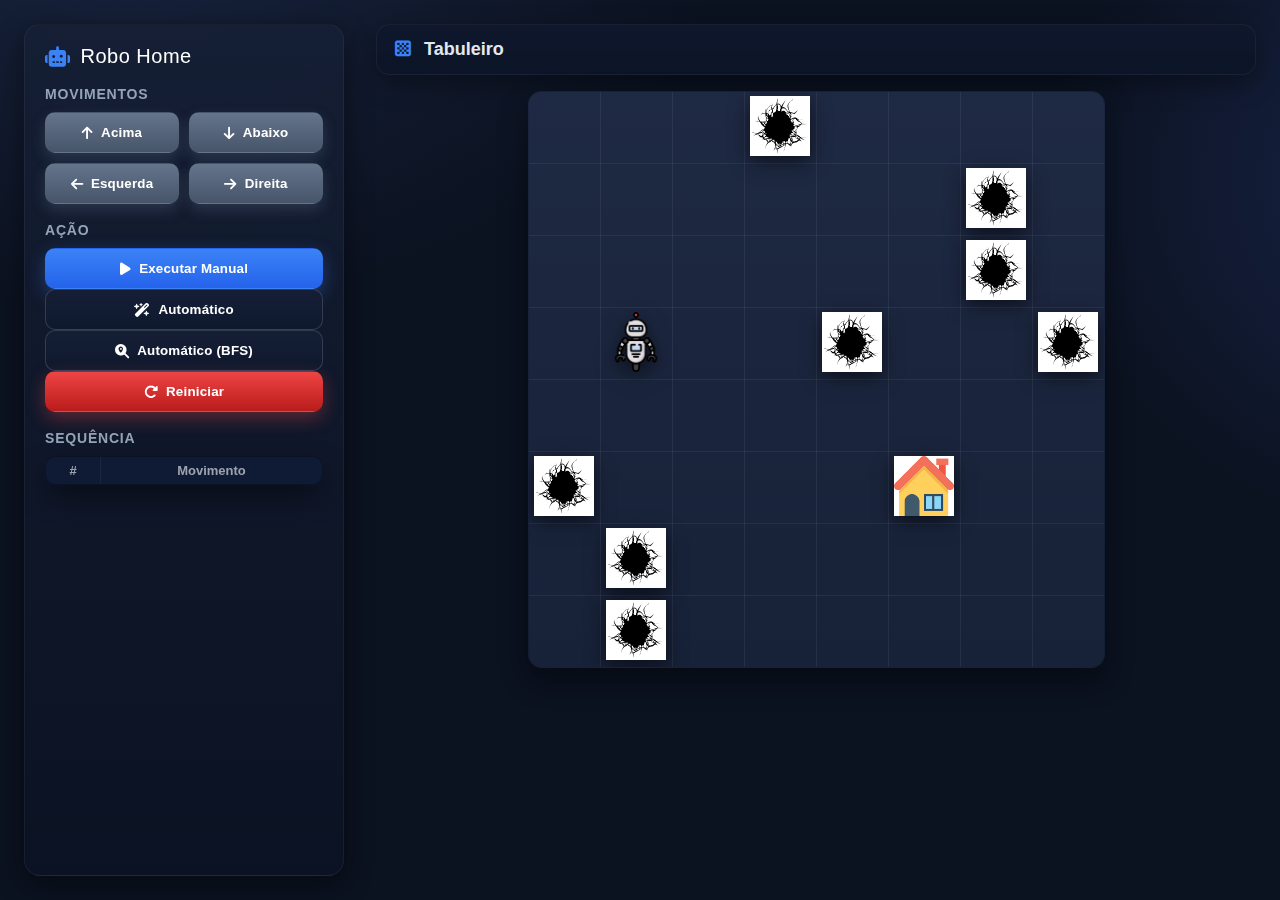
<file: Aula 2/index.html>
<!DOCTYPE html>
<html lang="pt">

<head>
  <meta charset="UTF-8" />
  <title>Robô vai para casa</title>

  <link rel="stylesheet" href="https://cdnjs.cloudflare.com/ajax/libs/font-awesome/6.5.0/css/all.min.css"
    crossorigin="anonymous" referrerpolicy="no-referrer" />

  <link rel="stylesheet" href="styles.css" />
  <script src="script.js"></script>
</head>

<body onload="criaTabela();posicionaImagens()">

  <div class="layout">
    <aside class="sidebar">
      <div class="brand">
        <i class="fa-solid fa-robot"></i>
        <span>Robo Home</span>
      </div>

      <section class="group">
        <h3>Movimentos</h3>
        <div class="btn-grid">
          <button class="btn btn-secondary" id="2" onclick="registrarPassos(this)">
            <i class="fa-solid fa-arrow-up"></i> Acima
          </button>
          <button class="btn btn-secondary" id="3" onclick="registrarPassos(this)">
            <i class="fa-solid fa-arrow-down"></i> Abaixo
          </button>
          <button class="btn btn-secondary" id="1" onclick="registrarPassos(this)">
            <i class="fa-solid fa-arrow-left"></i> Esquerda
          </button>
          <button class="btn btn-secondary" id="0" onclick="registrarPassos(this)">
            <i class="fa-solid fa-arrow-right"></i> Direita
          </button>
        </div>
      </section>

      <section class="group">
        <h3>Ação</h3>
        <button class="btn btn-primary" onclick="iniciar()">
          <i class="fa-solid fa-play"></i> Executar Manual
        </button>
        <button class="btn btn-outline" onclick="autoMover()">
          <i class="fa-solid fa-wand-magic-sparkles"></i> Automático
        </button>
        <button class="btn btn-outline" onclick="autoMoverBFS()">
          <i class="fa-solid fa-magnifying-glass-location"></i> Automático (BFS)
        </button>
        <button class="btn btn-danger" onclick="resetGame()">
          <i class="fa-solid fa-rotate-right"></i> Reiniciar
        </button>
      </section>

      <section class="group">
        <h3>Sequência</h3>
        <table id="tabelaPassos">
          <thead>
            <tr>
              <th>#</th>
              <th>Movimento</th>
            </tr>
          </thead>
          <tbody></tbody>
        </table>
      </section>
    </aside>

    <main>
      <header class="header">
        <h1><i class="fa-solid fa-chess-board"></i> Tabuleiro</h1>
      </header>
      <div id="conteiner"></div>
    </main>
  </div>
</body>

</html>
</file>
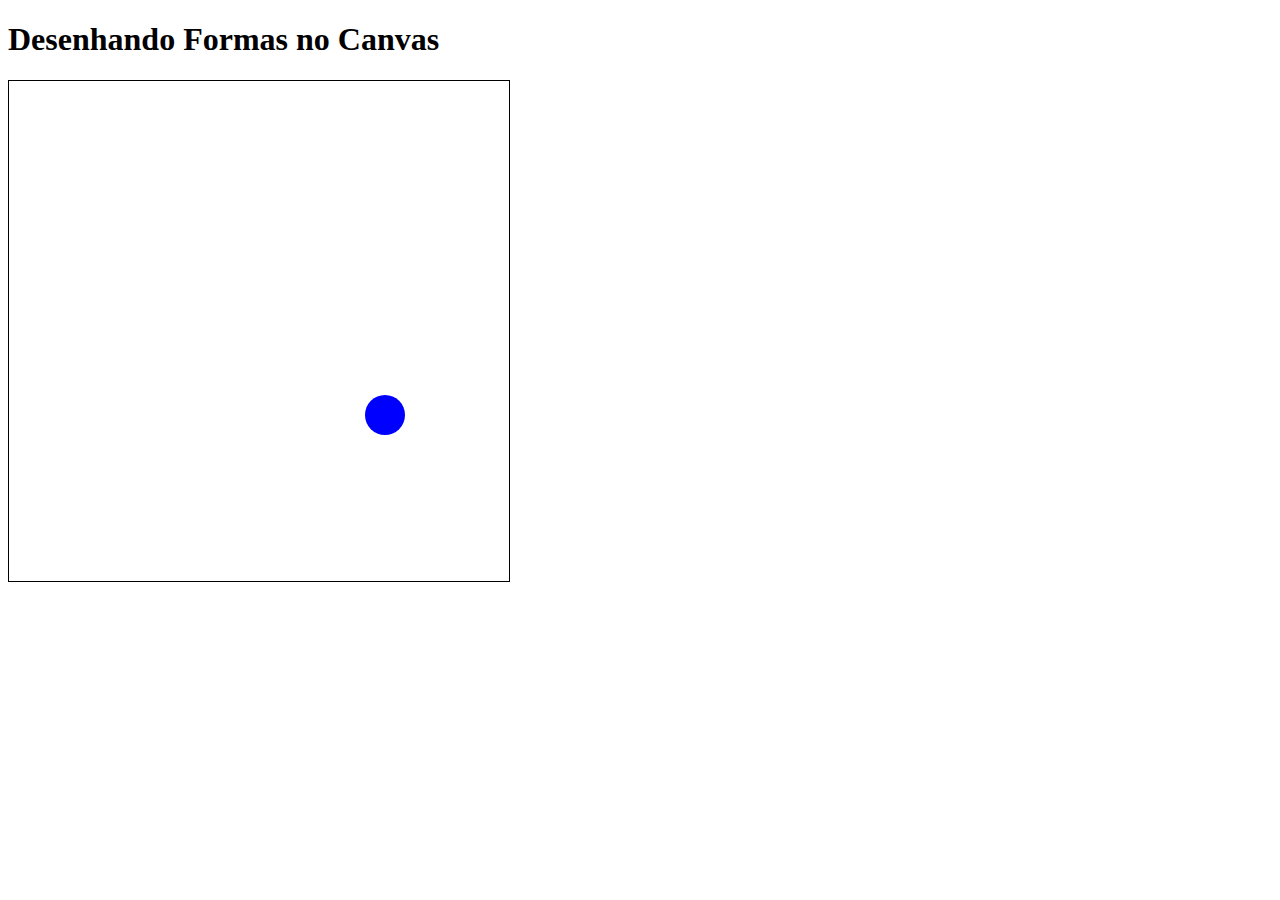
<file: Canva 2/intex3.html>
<!DOCTYPE html>
<html lang="en">
<head>
  <meta charset="UTF-8">
  <meta name="viewport" content="width=device-width, initial-scale=1.0">
  <title>Canvas Formas</title>
  <link rel="stylesheet" href="style.css">
</head>
<body>
  
  <h1>Desenhando Formas no Canvas</h1>

  <canvas id="myCanvas" width="500" height="500"></canvas>

</body>
</html>
<script src="funcoes2.js"></script>
</file>
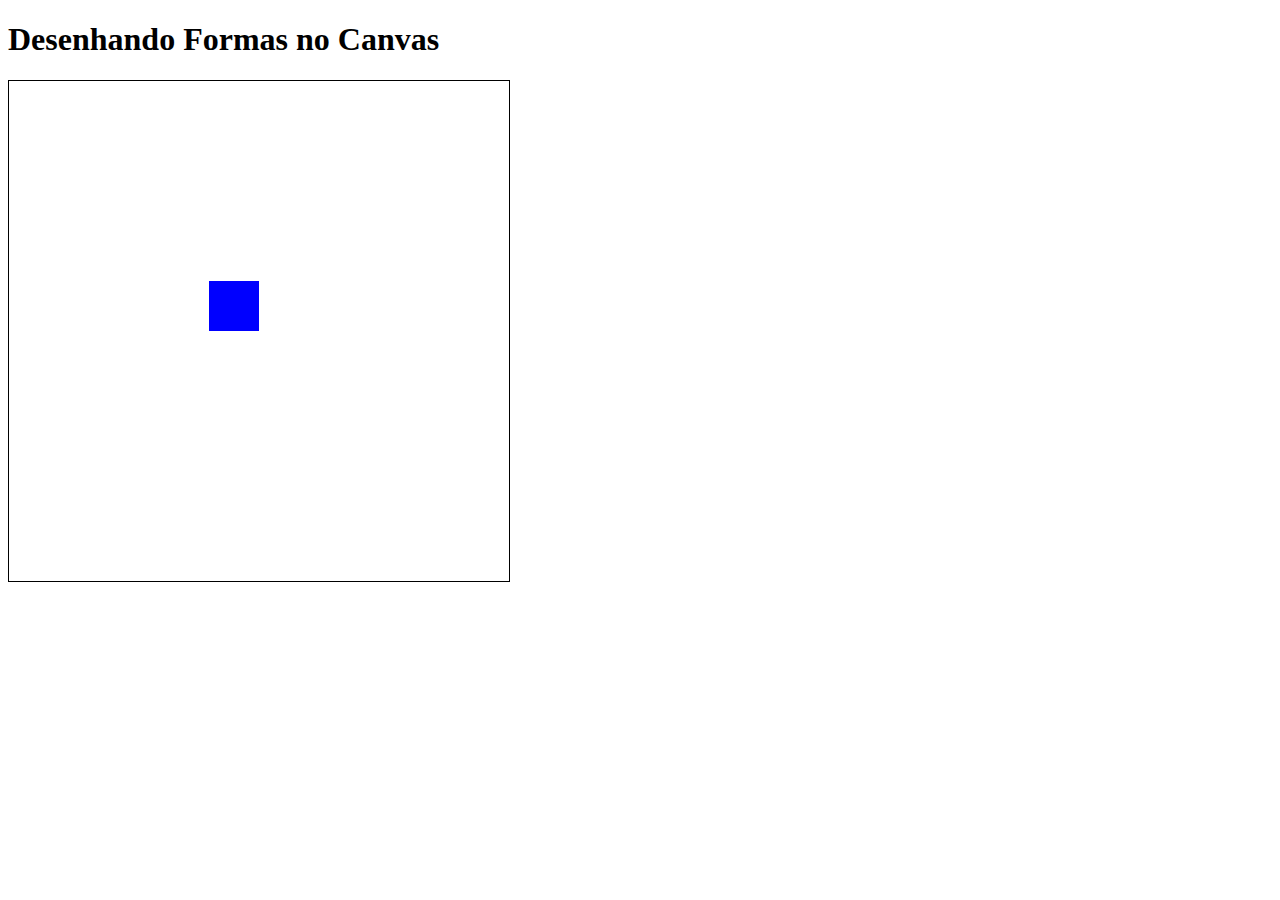
<file: Canva 3/intex.html>
<!DOCTYPE html>
<html lang="en">
<head>
  <meta charset="UTF-8">
  <meta name="viewport" content="width=device-width, initial-scale=1.0">
  <title>Canvas Formas</title>
  <link rel="stylesheet" href="style.css">
</head>
<body>
  
  <h1>Desenhando Formas no Canvas</h1>

  <canvas id="myCanvas" width="500" height="500"></canvas>

</body>
</html>
<script src="funcoes.js"></script>
</file>
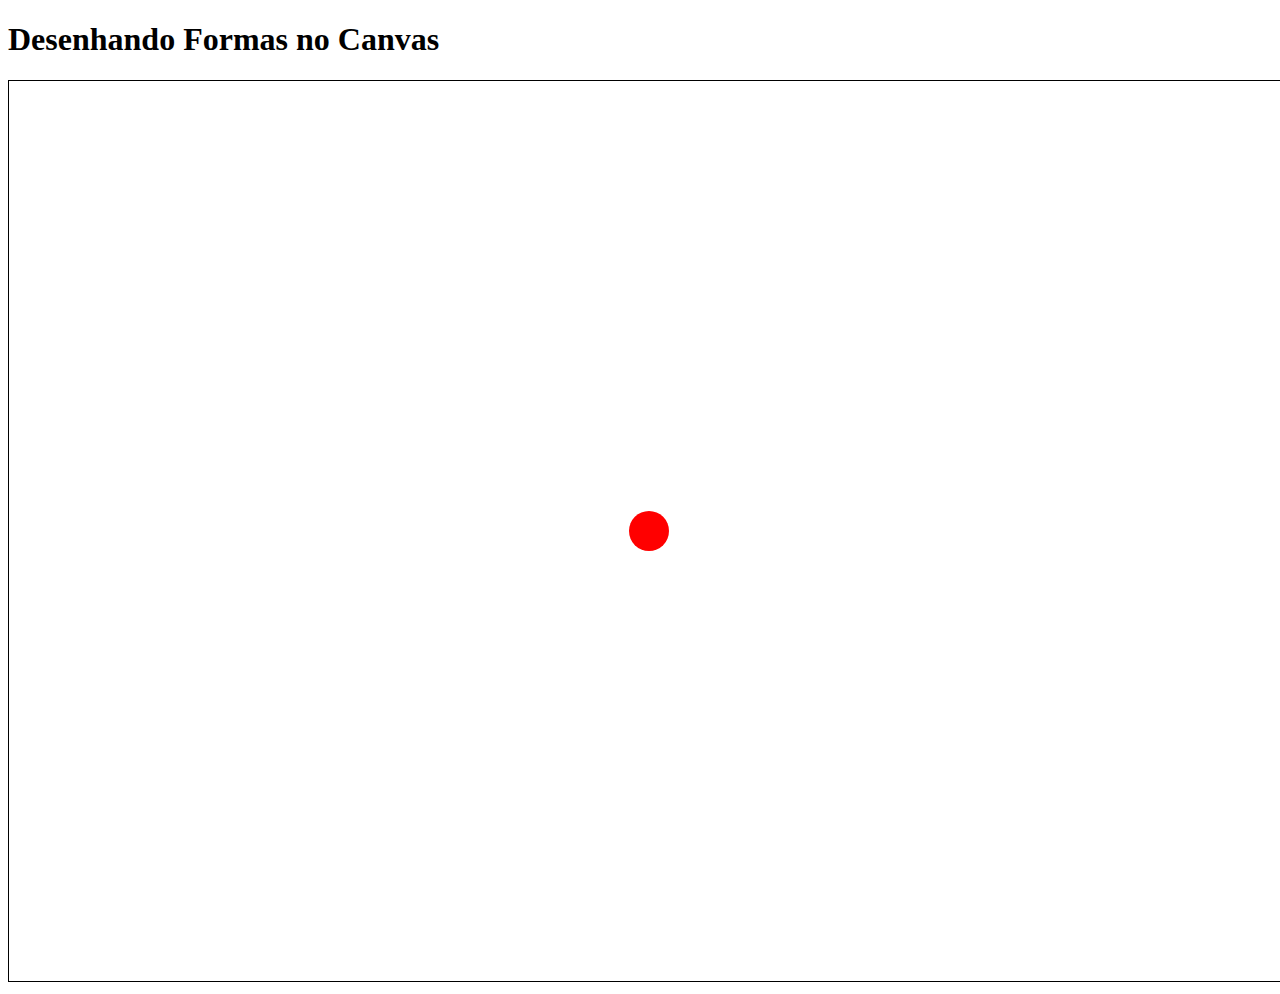
<file: Canva 4/intex.html>
<!DOCTYPE html>
<html lang="en">
<head>
  <meta charset="UTF-8">
  <meta name="viewport" content="width=device-width, initial-scale=1.0">
  <title>Canvas Formas</title>
  <link rel="stylesheet" href="style.css">
</head>
<body>
  
  <h1>Desenhando Formas no Canvas</h1>

  <canvas id="myCanvas"></canvas>

</body>
</html>
<script src="funcoes.js"></script>
</file>
<file: Aula 2/styles.css>
:root{
    --bg: #0b1220;
    --bg2:#0f172a;
    --panel: #0e1628;
    --card: #111b31;
    --text: #e5e7eb;
    --muted:#94a3b8;
  
    --primary:#3b82f6;
    --primary-2:#2563eb;
    --secondary:#64748b;
    --secondary-2:#475569;
    --danger:#ef4444;
    --danger-2:#b91c1c;
    --ring:#f59e0b;
  }
  
  *{ box-sizing: border-box; }
  
  html,body{
    margin:0;
    height:100%;
    background: radial-gradient(1200px 800px at 10% -10%, #18233e 0%, transparent 50%),
                radial-gradient(900px 700px at 120% 20%, #1b2850 0%, transparent 55%),
                var(--bg);
    color:var(--text);
    font-family: "Segoe UI", Roboto, Arial, sans-serif;
  }
  
  .layout{
    display:flex;
    min-height:100vh;
    gap:32px;
    padding:24px;
  }
  
  .sidebar{
    width: 320px;
    background: linear-gradient(180deg, rgba(22,31,53,.85), rgba(12,19,36,.85));
    border:1px solid rgba(255,255,255,0.05);
    backdrop-filter: blur(10px);
    border-radius:16px;
    padding:20px;
    box-shadow: 0 8px 28px rgba(0,0,0,.45);
    display:flex;
    flex-direction:column;
    gap:18px;
  }
  
  .brand{
    display:flex; align-items:center; gap:10px;
    font-size:20px; letter-spacing:.5px; color:#fff;
  }
  .brand i{ color: var(--primary); }
  
  .group h3{
    margin:0 0 10px 0; color:var(--muted); font-weight:600; font-size:14px;
    text-transform:uppercase; letter-spacing:.8px;
  }
  
  .btn-grid{
    display:grid;
    grid-template-columns: 1fr 1fr;
    gap:10px;
  }
  
  .btn{
    position:relative;
    display:flex; align-items:center; justify-content:center; gap:8px;
    width:100%;
    padding:12px 14px;
    border-radius:10px;
    border:1px solid transparent;
    cursor:pointer;
    color:#fff;
    font-weight:600;
    letter-spacing:.2px;
    transition: transform .08s ease, background .2s ease, border-color .2s ease, box-shadow .2s ease;
    overflow:hidden;
    user-select:none;
  }
  .btn:active{ transform: translateY(1px) scale(.99); }
  .btn i{ font-size:14px; }
  
  .btn-primary{
    background: linear-gradient(180deg, var(--primary), var(--primary-2));
    box-shadow: 0 6px 18px rgba(59,130,246,.35);
  }
  .btn-primary:hover{ filter: brightness(1.05); }
  
  .btn-secondary{
    background: linear-gradient(180deg, var(--secondary), var(--secondary-2));
    box-shadow: 0 6px 14px rgba(100,116,139,.3);
  }
  
  .btn-outline{
    background: linear-gradient(180deg, #151e35, #0f192e);
    border-color: rgba(148,163,184,.25);
  }
  .btn-outline:hover{ border-color: rgba(148,163,184,.55); }
  
  .btn-danger{
    background: linear-gradient(180deg, var(--danger), var(--danger-2));
    box-shadow: 0 6px 18px rgba(239,68,68,.35);
  }
  
  .btn .ripple{
    position:absolute; inset:0;
    background: radial-gradient(circle at var(--x) var(--y),
                rgba(255,255,255,.35), transparent 30%);
    transform: scale(0);
    animation: ripple .5s ease-out forwards;
    pointer-events:none;
  }
  @keyframes ripple{ to{ transform: scale(6); opacity:0; } }
  
  main{
    flex:1;
    display:flex; flex-direction:column; gap:16px;
  }
  
  .header{
    background: linear-gradient(180deg, #0e172c, #0c1527);
    border:1px solid rgba(255,255,255,.05);
    border-radius:14px;
    padding:14px 18px;
    box-shadow: 0 8px 26px rgba(0,0,0,.35);
  }
  .header h1{ margin:0; font-size:18px; color:#e2e8f0; font-weight:600; }
  .header i{ color: var(--primary); margin-right:8px; }
  
  table{
    margin:auto;
    border-collapse: collapse;
    border-radius: 14px;
    overflow:hidden;
    background: linear-gradient(180deg, #1a2540, #131d34);
    border:1px solid rgba(255,255,255,.12);
    box-shadow: 0 12px 28px rgba(0,0,0,.45);
  }
  
  td{
    border: 1px solid rgba(255,255,255,.08);
    width:72px; height:72px;
    text-align:center; vertical-align:middle;
    position:relative;
    background: rgba(255,255,255,0.02);
  }
  
  .imagens{
    width:60px; height:60px;
    filter: drop-shadow(0 6px 10px rgba(0,0,0,.55));
  }
  
  #tabelaPassos{
    width:100%;
    border-collapse:collapse;
    border:1px solid rgba(255,255,255,.08);
    background: linear-gradient(180deg, #0b1426, #0a1324);
    border-radius:10px; overflow:hidden;
    color:#d1d5db; font-size:13px;
  }
  #tabelaPassos th, #tabelaPassos td{
    border:1px solid rgba(255,255,255,.05);
    padding:6px; text-align:center;
  }
  #tabelaPassos thead{ background:#0f1b34; color:#9ca3af; }

  @keyframes celebrate {
    0%{ transform: translateY(0) scale(1); filter: drop-shadow(0 0 0 rgba(59,130,246,0)); }
    30%{ transform: translateY(-8px) scale(1.05); filter: drop-shadow(0 0 18px rgba(59,130,246,.7)); }
    60%{ transform: translateY(0) scale(1); }
    85%{ transform: translateY(-4px) scale(1.02); }
    100%{ transform: translateY(0) scale(1); }
  }
  .celebrate{ animation: celebrate 1.2s ease-out; }
  
  @keyframes enterHouse {
    0%   { transform: scale(1); opacity:1; }
    50%  { transform: scale(0.5); opacity:0.8; }
    100% { transform: scale(0); opacity:0; }
  }
  
  .enter-house {
    animation: enterHouse 1.2s ease forwards;
  }

  @keyframes explode {
    0%{ transform: scale(1) rotate(0); opacity:1; filter: brightness(1); }
    35%{ transform: scale(1.5) rotate(8deg); filter: brightness(1.6) saturate(1.3); }
    100%{ transform: scale(0); opacity:0; filter: blur(2px); }
  }
  .explode{ animation: explode 1.2s cubic-bezier(.2,.7,.2,1) forwards; }
  
  @keyframes ring {
    0%{ transform: scale(.2); opacity:.9; box-shadow:0 0 0 2px rgba(245,158,11,.9); }
    100%{ transform: scale(3.2); opacity:0; box-shadow:0 0 0 1px rgba(245,158,11,0); }
  }
  .fx-ring{
    position:absolute; left:50%; top:50%;
    width:16px; height:16px; border-radius:50%;
    transform: translate(-50%,-50%);
    animation: ring 900ms ease-out forwards;
  }
  
  @keyframes shake {
    0%,100%{ transform: translateX(0); }
    20%{ transform: translateX(-3px); }
    40%{ transform: translateX(3px); }
    60%{ transform: translateX(-2px); }
    80%{ transform: translateX(2px); }
  }
  .cell--shake{ animation: shake .35s linear 2; }
  
  .victory-msg{
    position:fixed;
    top:20px; left:50%;
    transform:translateX(-50%);
    background:linear-gradient(90deg,#2563eb,#3b82f6);
    color:white;
    font-size:22px;
    font-weight:700;
    padding:14px 28px;
    border-radius:12px;
    box-shadow:0 8px 20px rgba(0,0,0,.5);
    animation: fadeInDown .8s ease, fadeOut 1s ease 3s forwards;
    z-index:9999;
  }
  
  .info-msg{
    position:fixed;
    bottom:20px; left:50%;
    transform:translateX(-50%);
    background:#0f172a;
    color:#f87171;
    font-size:16px;
    padding:10px 20px;
    border-radius:8px;
    border:1px solid #ef4444;
    animation: fadeInUp .6s ease, fadeOut .8s ease 2.2s forwards;
    z-index:9999;
  }
  
  @keyframes fadeInDown{
    from{ opacity:0; transform:translate(-50%,-20px);}
    to{ opacity:1; transform:translate(-50%,0);}
  }
  @keyframes fadeInUp{
    from{ opacity:0; transform:translate(-50%,20px);}
    to{ opacity:1; transform:translate(-50%,0);}
  }
  @keyframes fadeOut{
    to{ opacity:0; transform:translateY(-10px);}
  }
  
  /* Fogos de artificio */
  .firework{
    position:fixed;
    width:6px; height:6px;
    background:transparent;
    border-radius:50%;
    box-shadow:
      0 -20px #f87171,
      14px -14px #fb923c,
      20px 0 #facc15,
      14px 14px #4ade80,
      0 20px #38bdf8,
      -14px 14px #a78bfa,
      -20px 0 #f472b6,
      -14px -14px #22d3ee;
    animation: explodeFire 2.5s ease forwards;
    z-index: 9998;
  }
  
  @keyframes explodeFire{
    from{ transform:scale(0); opacity:1;}
    70%{ transform:scale(1.8); opacity:1;}
    to{ transform:scale(2.2); opacity:0;}
  }
</file>
<file: Canva 2/style.css>
canvas {
  border: 1px solid black;
}
</file>
<file: Canva 3/style.css>
canvas {
  border: 1px solid black;
}
</file>
<file: Canva 4/style.css>
canvas {
  border: 1px solid black;
}
</file>
